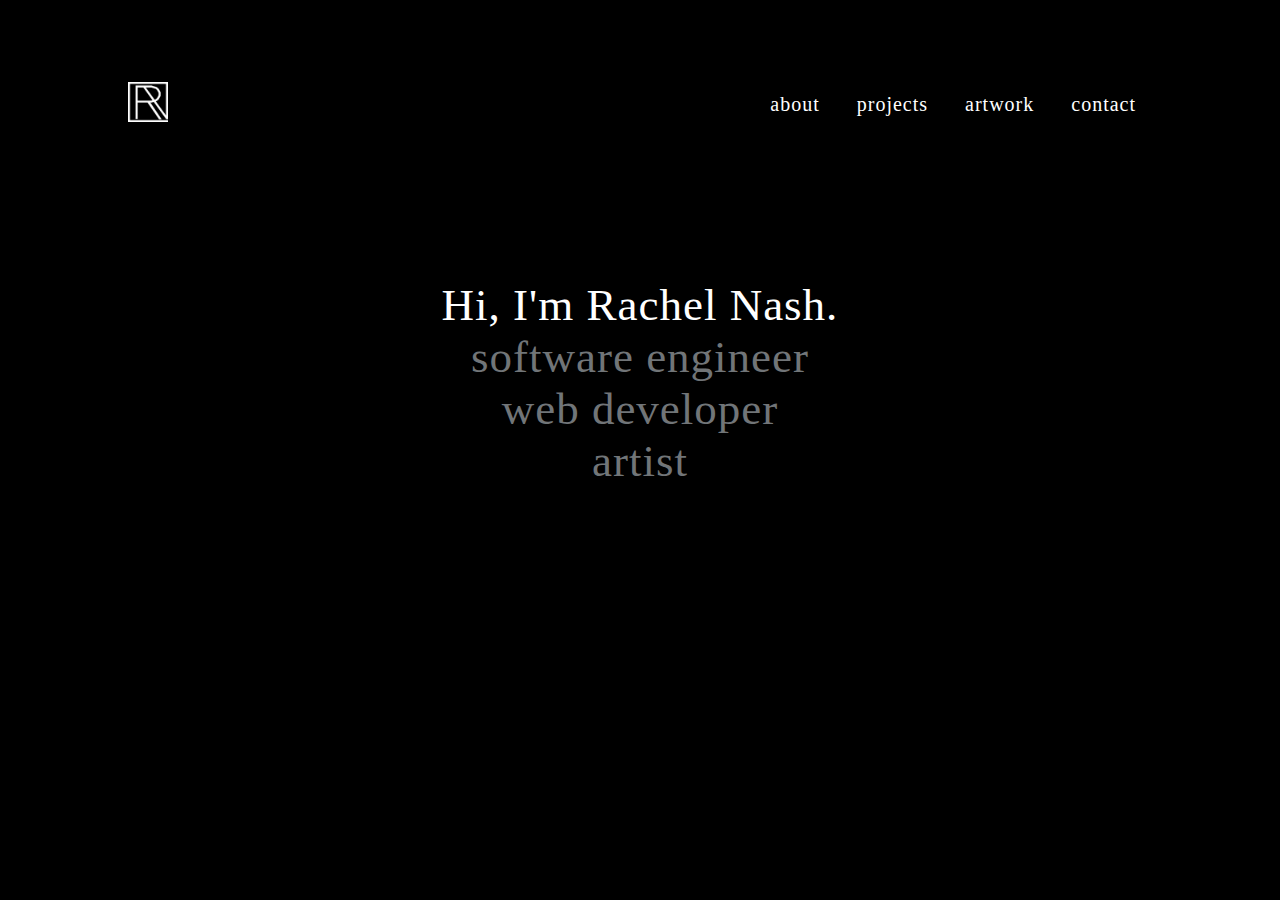
<file: index.html>
<!DOCTYPE html>
<html>

<head>
  <!-- Global site tag (gtag.js) - Google Analytics -->
  <script async src="https://www.googletagmanager.com/gtag/js?id=UA-131231639-1"></script>
  <script>
    window.dataLayer = window.dataLayer || [];
    function gtag() { dataLayer.push(arguments); }
    gtag('js', new Date());

    gtag('config', 'UA-131231639-1');
  </script>

  <meta charset="UTF-8">
  <title>Rachel Nash</title>

  <link rel="stylesheet" type="text/css" href="style/all.css" media="all" />
  <link rel="stylesheet" type="text/css" href="style/index.css" media="all" />
  <meta name="viewport" content="width=device-width, initial-scale=1">
  <link rel="shortcut icon" href="favicon.ico" type="image/x-icon">
  <script src="http://code.jquery.com/jquery-3.3.1.min.js"></script>


</head>

<body>
  <div class="header">
    <div class="header-logo" id="index-header-logo"><img src="logos/white-logo.png" alt="logo" /></div>
    <nav>
      <ul>
        <li><a class="sliding-middle-out" href="about.html">about</a></li>
        <li><a class="sliding-middle-out" href="projects.html">projects</a></li>
        <li><a class="sliding-middle-out" href="artwork.html">artwork</a></li>
        <li><a class="sliding-middle-out" href="contact.html">contact</a></li>
      </ul>
    </nav>
  </div>
  <div class="content">
    <h1>Hi, I'm Rachel Nash.</h1>
    <h1 class="faded">software engineer <br />web developer <br /> artist</h1>

  </div>
</body>

</html>
</file>
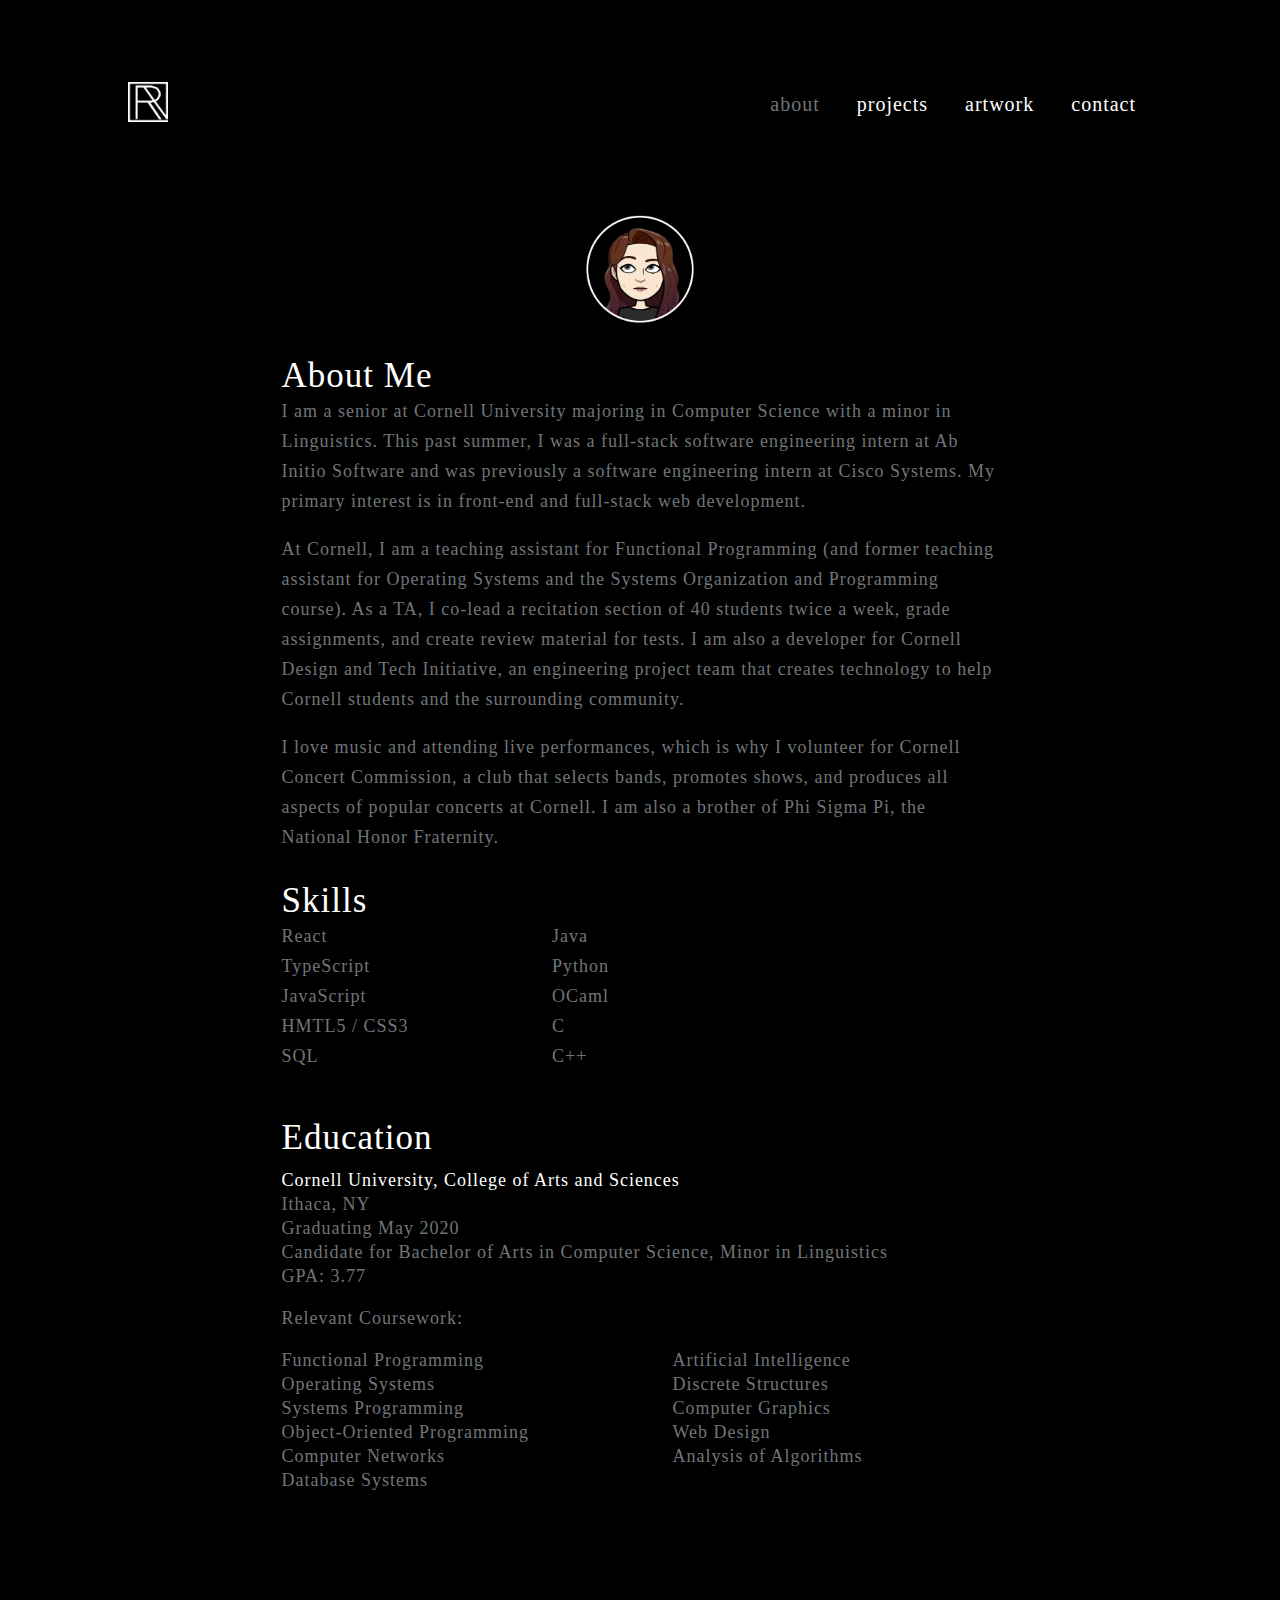
<file: about.html>
<!DOCTYPE html>
<html>

<head>
  <!-- Global site tag (gtag.js) - Google Analytics -->
  <script async src="https://www.googletagmanager.com/gtag/js?id=UA-131231639-1"></script>
  <script>
    window.dataLayer = window.dataLayer || [];
    function gtag() { dataLayer.push(arguments); }
    gtag('js', new Date());

    gtag('config', 'UA-131231639-1');
  </script>

  <meta charset="UTF-8">
  <title>Rachel Nash</title>

  <link rel="stylesheet" type="text/css" href="style/all.css" media="all" />
  <link rel="stylesheet" type="text/css" href="style/about.css" media="all" />
  <meta name="viewport" content="width=device-width, initial-scale=1">
  <link rel="shortcut icon" href="favicon.ico" type="image/x-icon" alt="favicon">

</head>

<body>
  <div class="header">
    <a class="header-logo" href="index.html" onmouseover="switchToName()"><img src="logos/white-logo.png" alt="logo" /></a>
    <h2 class="headerName" onmouseout="switchToLogo()"><a class="sliding-middle-out" href="index.html">rachel nash</a></h2>

    <nav>
      <ul>
        <li><a class="active" href="about.html">about</a></li>
        <li><a class="sliding-middle-out" href="projects.html">projects</a></li>
        <li><a class="sliding-middle-out" href="artwork.html">artwork</a></li>
        <li><a class="sliding-middle-out" href="contact.html">contact</a></li>
      </ul>
    </nav>
  </div>
  <div class="content">
    <div style="text-align: center;">
      <img src="logos/bitmoji.png" style="width: 15%" />
    </div>
    <h2>About Me</h2>
    <p>
      I am a senior at Cornell University majoring in Computer Science with
      a minor in Linguistics.
      This past summer, I was a full-stack software engineering intern at Ab Initio Software and was previously a software engineering intern at Cisco Systems. My primary interest is in front-end and full-stack web development.
    </p>
    <p>
      At Cornell, I am a teaching assistant for Functional Programming (and former teaching assistant for Operating Systems and the Systems Organization and Programming course). As a TA, I co-lead a recitation section of 40 students twice a week, grade assignments, and create review material for tests. I am also a developer for Cornell Design and Tech
      Initiative, an engineering project team that creates technology to help
      Cornell students and the surrounding community.
    </p>
    <p>
      I love music and attending live performances,
      which is why I volunteer for Cornell Concert Commission, a club that
      selects bands, promotes shows, and produces all aspects of popular
      concerts at
      Cornell. I am also a brother of Phi Sigma Pi, the National Honor Fraternity.</p>
    <h2>Skills</h2>
    <div class="flex-skills">

      <p>
        React <br />
        TypeScript <br />
        JavaScript <br />
        HMTL5 / CSS3 <br />
        SQL <br/>

      </p>
      <p class="flex2">
        Java <br />
        Python <br />
        OCaml <br />
        C<br/>
        C++ <br />

      </p>
    </div>
    <h2>Education</h2>
    <div class="education">
      <p class="cornell">Cornell University, College of Arts and Sciences </p>
      <p>Ithaca, NY</p>
      <p>Graduating May 2020</p>
      <p>Candidate for Bachelor of Arts in Computer Science, Minor in Linguistics</p>
      <p>GPA: 3.77 </p>
      <br />
      <p>Relevant Coursework: </p>
      <br />
      <div class="flex-skills">
        <p>
          Functional Programming <br />
          Operating Systems <br />
          Systems Programming <br />
          Object-Oriented Programming <br />
          Computer Networks <br />
          Database Systems <br />
        </p>
        <p class="flex2">

          Artificial Intelligence <br />
          Discrete Structures <br />
          Computer Graphics <br />
          Web Design <br />
          Analysis of Algorithms <br />
        </p>
      </div>
    </div>

  </div>
  <script>
    function switchToName() {
      document.getElementsByClassName("headerName")[0].style.display = "inline-block";
      document.getElementsByClassName("header-logo")[0].style.display = "none";
    }
    function switchToLogo() {
      document.getElementsByClassName("headerName")[0].style.display = "none";
      document.getElementsByClassName("header-logo")[0].style.display = "inline-block";
    }

  </script>
</body>

</html>
</file>
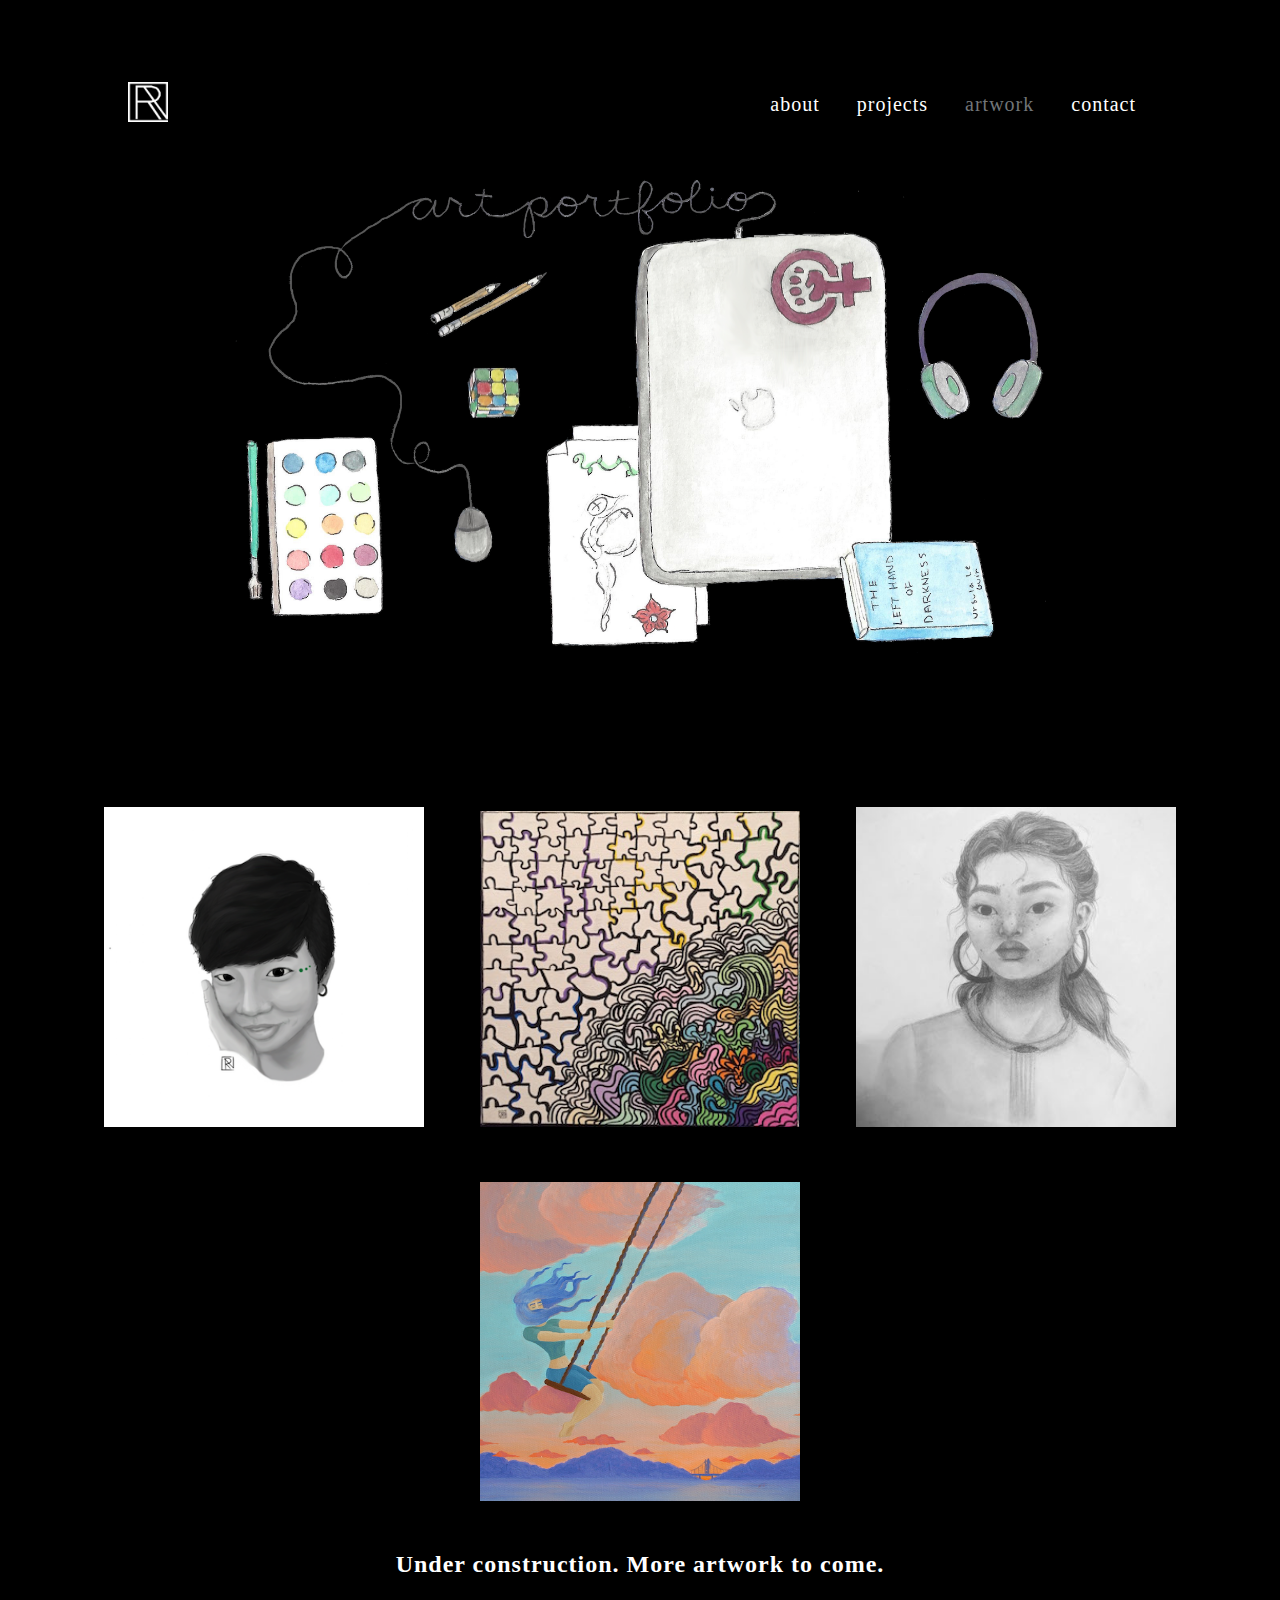
<file: artwork.html>
<!DOCTYPE html>
<html>

<head>
  <!-- Global site tag (gtag.js) - Google Analytics -->
  <script async src="https://www.googletagmanager.com/gtag/js?id=UA-131231639-1"></script>
  <script>
    window.dataLayer = window.dataLayer || [];
    function gtag() { dataLayer.push(arguments); }
    gtag('js', new Date());

    gtag('config', 'UA-131231639-1');
  </script>


  <meta charset="UTF-8">
  <title>Rachel Nash</title>

  <link rel="stylesheet" type="text/css" href="style/all.css" media="all" />
  <link rel="stylesheet" type="text/css" href="style/artwork.css" media="all" />
  <meta name="viewport" content="width=device-width, initial-scale=1">
  <link rel="shortcut icon" href="favicon.ico" type="image/x-icon" alt="favicon">

</head>

<body>
  <div class="header">
    <a class="header-logo" href="index.html" onmouseover="switchToName()"><img src="logos/white-logo.png" alt="logo" /></a>
    <h2 class="headerName" onmouseout="switchToLogo()"><a class="sliding-middle-out" href="index.html">rachel nash</a></h2>
    <nav>
      <ul>
        <li><a class="sliding-middle-out" href="about.html">about</a></li>
        <li><a class="sliding-middle-out" href="projects.html">projects</a></li>
        <li><a class="active" href="artwork.html">artwork</a></li>
        <li><a class="sliding-middle-out" href="contact.html">contact</a></li>
      </ul>
    </nav>
  </div>
  <div class="content">
    <img src="art/portfolio.png" />
    <div class="art-wall">
      <img src="art/derek.png" />
      <img src="art/acid.jpg" />
      <img src="art/model.jpg" />
      <img src="art/sunset.jpg" />
      <!-- <img src="art/listen.jpg" />
      <img src="art/frida.jpg" />
      <img src="art/portrait.jpg" />
      <img src="art/acid.jpg" />
      <img src="art/brain.jpg" />

      <img style="background-color: white" src="art/adelaide.gif" />
      <img src="art/headspin.gif" />
      <img style="background-color: white; padding-top: 10.5%" src="art/milo.gif" /> -->
      <h2> Under construction. More artwork to come.</h2>
    </div>

  </div>
  <script>
    function switchToName() {
      document.getElementsByClassName("headerName")[0].style.display = "inline-block";
      document.getElementsByClassName("header-logo")[0].style.display = "none";
    }
    function switchToLogo() {
      document.getElementsByClassName("headerName")[0].style.display = "none";
      document.getElementsByClassName("header-logo")[0].style.display = "inline-block";
    }

  </script>
</body>

</html>
</file>
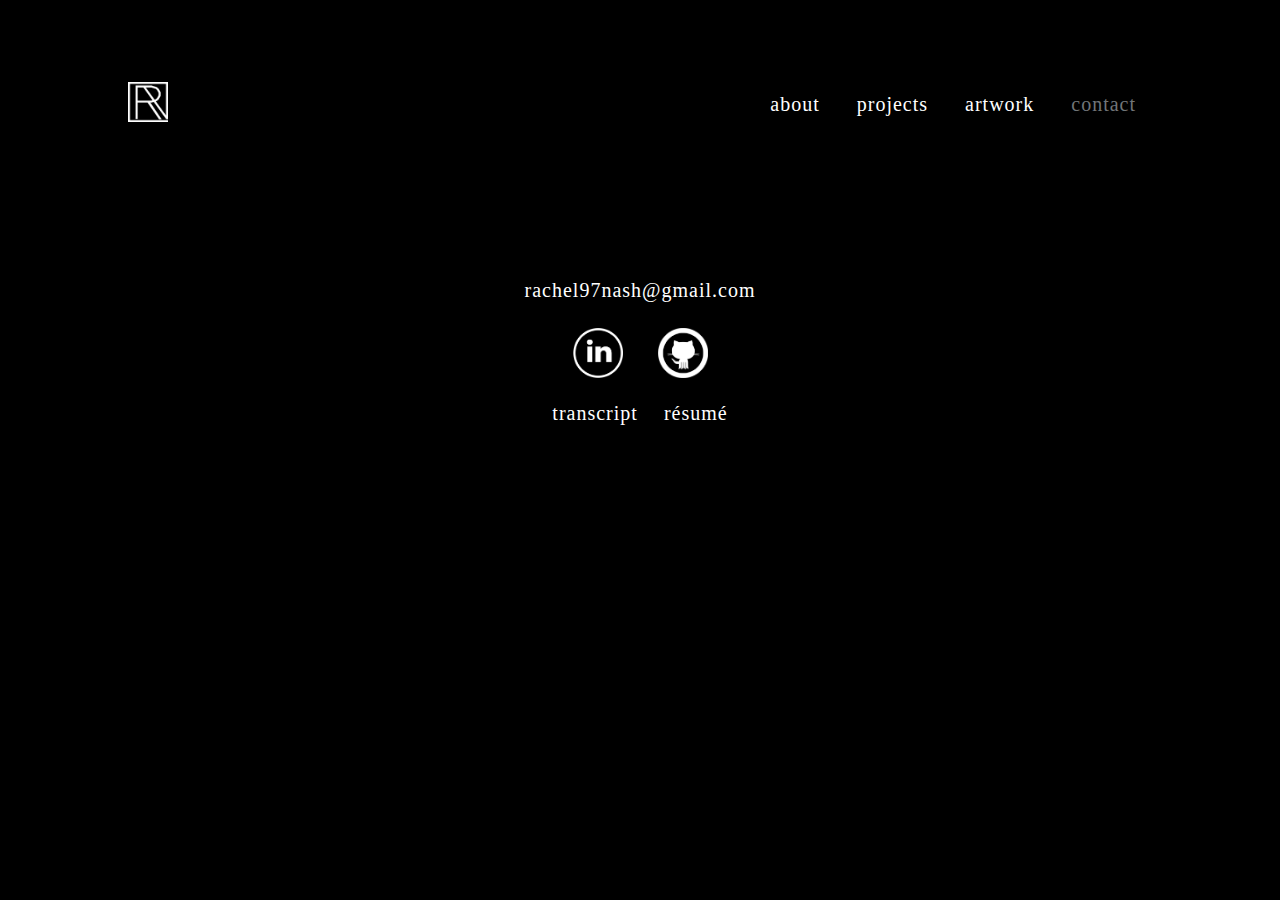
<file: contact.html>
<!DOCTYPE html>
<html>

<head>
  <!-- Global site tag (gtag.js) - Google Analytics -->
  <script async src="https://www.googletagmanager.com/gtag/js?id=UA-131231639-1"></script>
  <script>
    window.dataLayer = window.dataLayer || [];
    function gtag() { dataLayer.push(arguments); }
    gtag('js', new Date());

    gtag('config', 'UA-131231639-1');
  </script>


  <meta charset="UTF-8">
  <title>Rachel Nash</title>

  <link rel="stylesheet" type="text/css" href="style/all.css" media="all" />
  <link rel="stylesheet" type="text/css" href="style/contact.css" media="all" />
  <meta name="viewport" content="width=device-width, initial-scale=1">
  <link rel="shortcut icon" href="favicon.ico" type="image/x-icon" alt="favicon">

</head>

<body>
  <div class="header">
    <a class="header-logo" href="index.html" onmouseover="switchToName()"><img src="logos/white-logo.png" alt="logo" /></a>
    <h2 class="headerName" onmouseout="switchToLogo()"><a class="sliding-middle-out" href="index.html">rachel nash</a></h2>
    <h2><a class="sliding-middle-out" href="index.html">rachel nash</a></h2>
    <nav>
      <ul>
        <li><a class="sliding-middle-out" href="about.html">about</a></li>
        <li><a class="sliding-middle-out" href="projects.html">projects</a></li>
        <li><a class="sliding-middle-out" href="artwork.html">artwork</a></li>
        <li><a class="active" href="contact.html">contact</a></li>
      </ul>
    </nav>
  </div>
  <div class="content">
    <h3><a href="mailto:rsn55@cornell.edu?Subject=Portfolio%20Website" class="sliding-middle-out">rachel97nash@gmail.com</a></h3>
    <a href="https://www.linkedin.com/in/rachel--nash" target="_blank">
      <img class="logo" src="logos/linkedin.png" alt="LinkedIn">
    </a>

    <a href="https://github.com/rsn55" target="_blank">
      <img class="logo" src="logos/github.png" alt="GitHub">
    </a>

    <h3><a href="docs/transcript.pdf" target="_blank" class="sliding-middle-out">transcript </a>
      <span style="padding: 0px 10px;"> </span>
      <a href="docs/resume.pdf" target="_blank" class="sliding-middle-out"> résumé</a></h3>
  </div>
  <script>
    function switchToName() {
      document.getElementsByClassName("headerName")[0].style.display = "inline-block";
      document.getElementsByClassName("header-logo")[0].style.display = "none";
    }
    function switchToLogo() {
      document.getElementsByClassName("headerName")[0].style.display = "none";
      document.getElementsByClassName("header-logo")[0].style.display = "inline-block";
    }

  </script>
</body>

</html>
</file>
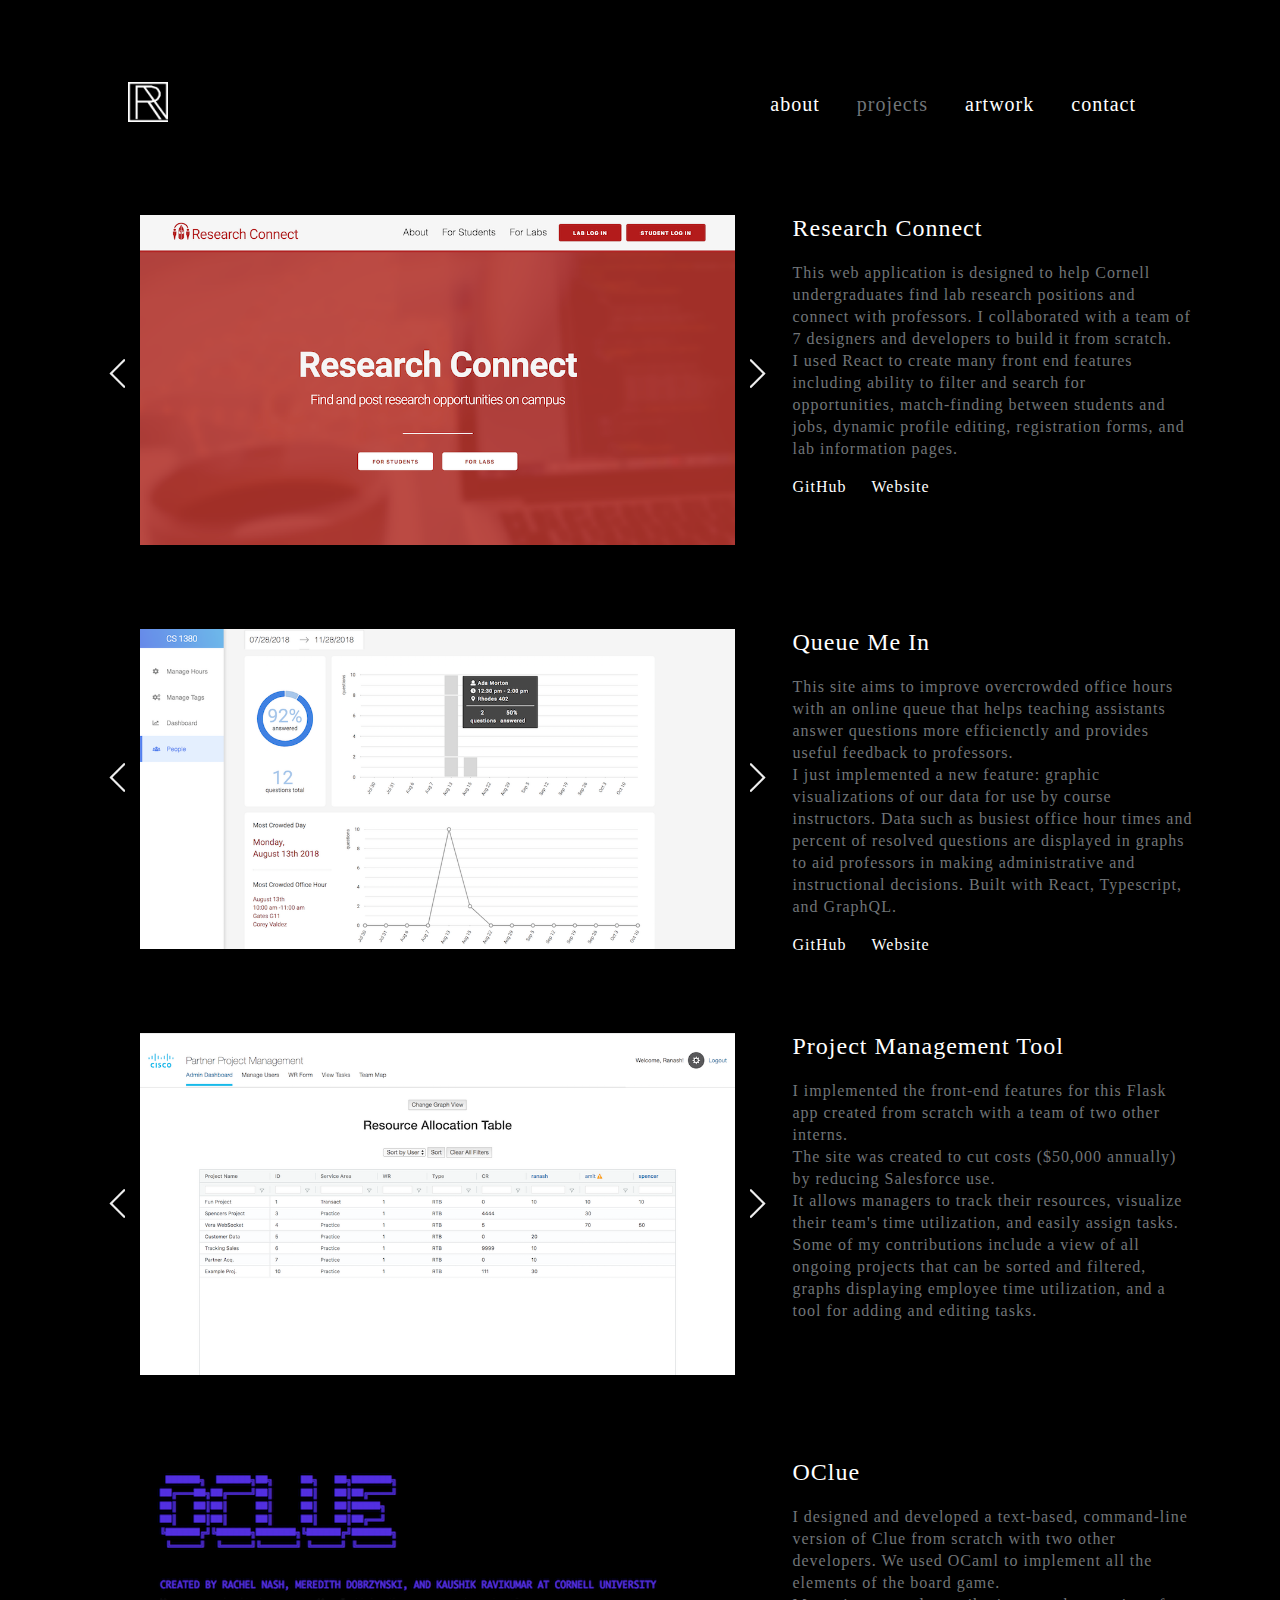
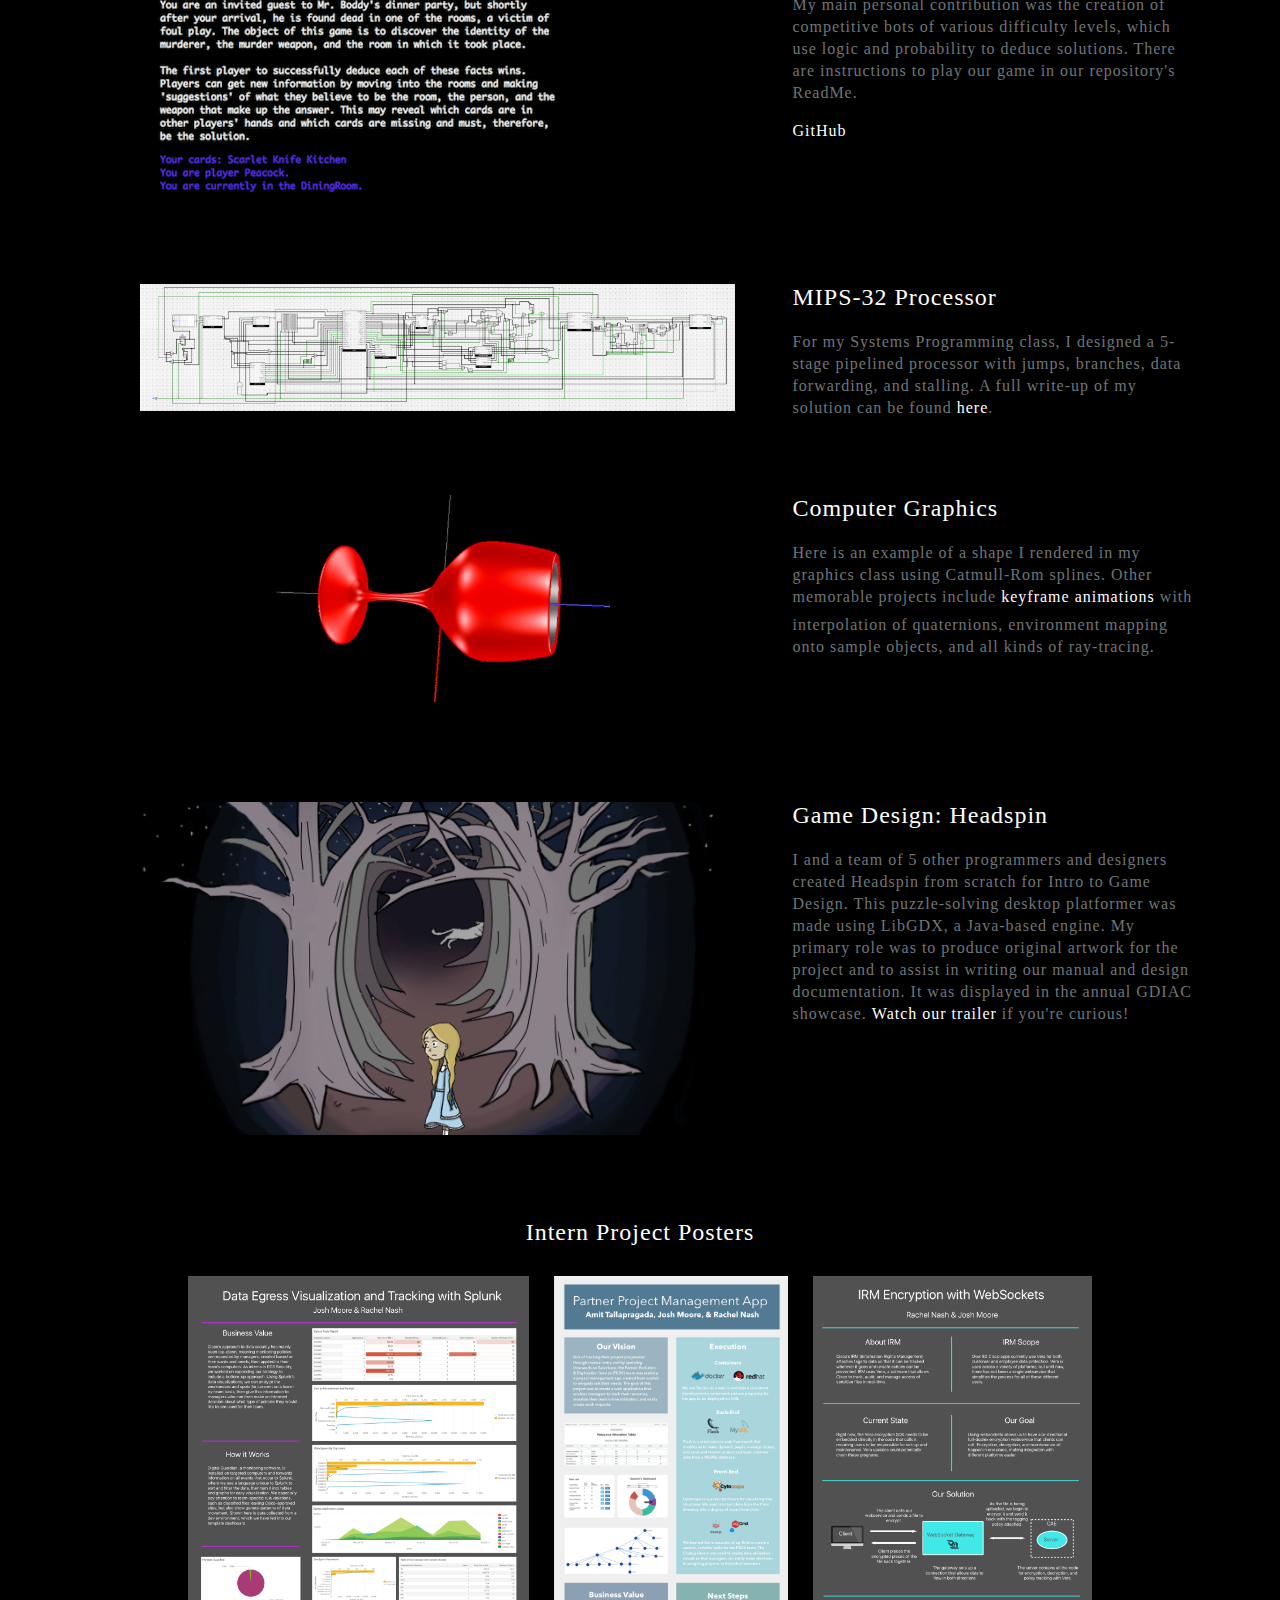
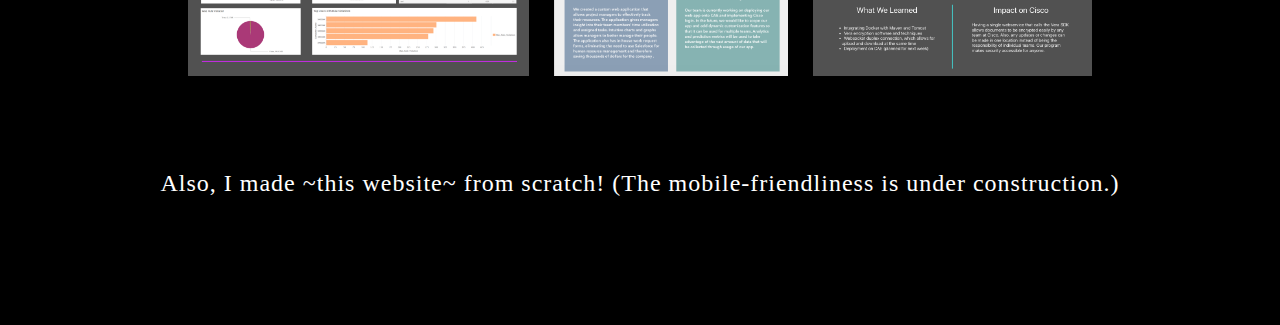
<file: projects.html>
<!DOCTYPE html>
<html>

<head>

  <!-- Global site tag (gtag.js) - Google Analytics -->
  <script async src="https://www.googletagmanager.com/gtag/js?id=UA-131231639-1"></script>
  <script>
    window.dataLayer = window.dataLayer || [];
    function gtag() { dataLayer.push(arguments); }
    gtag('js', new Date());

    gtag('config', 'UA-131231639-1');
  </script>


  <meta charset="UTF-8">
  <title>Rachel Nash</title>

  <link rel="stylesheet" type="text/css" href="style/all.css" media="all" />
  <link rel="stylesheet" type="text/css" href="style/projects.css" media="all" />
  <meta name="viewport" content="width=device-width, initial-scale=1">
  <script src="http://code.jquery.com/jquery-3.3.1.min.js"></script>
  <link rel="shortcut icon" href="favicon.ico" type="image/x-icon" alt="favicon">

</head>

<body>
  <div class="header">
    <a class="header-logo" href="index.html" onmouseover="switchToName()"><img src="logos/white-logo.png" alt="logo" /></a>
    <h2 class="headerName" onmouseout="switchToLogo()"><a class="sliding-middle-out" href="index.html">rachel nash</a></h2>
    <h2><a class="sliding-middle-out" href="index.html">rachel nash</a></h2>
    <nav>
      <ul>
        <li><a class="sliding-middle-out" href="about.html">about</a></li>
        <li><a class="active" href="projects.html">projects</a></li>
        <li><a class="sliding-middle-out" href="artwork.html">artwork</a></li>
        <li><a class="sliding-middle-out" href="contact.html">contact</a></li>
      </ul>
    </nav>
  </div>
  <div class="content">
    <!-- research connect -->

    <div class="slideshow">

      <img class="arrow prev" onclick="plusSlides(-1, 2)" src="logos/left.png" alt="">

      <div class="mySlides2 allSlides">
        <img src="projects/research/landing.png" alt="">
      </div>

      <div class="mySlides2 allSlides">
        <img src="projects/research/search.png" alt="">
      </div>

      <div class="mySlides2 allSlides">
        <img src="projects/research/opp.png" alt="">
      </div>

      <!--  <div class="mySlides2">
        <img src="projects/research/faculty.png" alt="">
      </div> -->

      <img class="arrow next" onclick="plusSlides(1, 2)" src="logos/right.png" alt="">

    </div>

    <div class="description">
      <h2>Research Connect</h2>
      <p>This web application is designed to help Cornell undergraduates find lab
        research positions and connect with professors. I collaborated with a
        team of 7 designers and developers to build it from scratch.
        <br />
        I used React to create many front end features including ability to filter and search
        for opportunities,
        match-finding between students and jobs, dynamic profile editing, registration forms,
        and lab information pages.
        <br />
      </p>
      <p>
        <a class="sliding-middle-out" target="_blank" href="https://github.com/cornell-dti/research-connect" style="padding-right: 10px">
          GitHub
        </a>
        <a class="sliding-middle-out" target="_blank" href="https://www.research-connect.com/" style="padding-left: 10px">
          Website
        </a>
      </p>
    </div>

    <!-- queue me in -->

    <div class="slideshow">

      <img class="arrow prev" onclick="plusSlides(-1, 3)" src="logos/left.png" alt="">

      <div class="mySlides3 allSlides">
        <img src="projects/queue/analytics.png" alt="">
      </div>
      <div class="mySlides3 allSlides">
        <img src="projects/queue/login.png" alt="">
      </div>
      <div class="mySlides3 allSlides">
        <img src="projects/queue/queue.png" alt="">
      </div>
      <div class="mySlides3 allSlides">
        <img src="projects/queue/add.png" alt="">
      </div>
      <div class="mySlides3 allSlides">
        <img src="projects/queue/tags.png" alt="">
      </div>

      <img class="arrow next" onclick="plusSlides(1, 3)" src="logos/right.png" alt="">

    </div>

    <div class="description">
      <h2>Queue Me In</h2>
      <p>This site aims to improve overcrowded office hours with an online queue that
        helps teaching assistants answer questions more efficienctly and provides useful feedback to professors.
        <br />
        I just implemented a new feature: graphic visualizations of our
        data for use by course instructors. Data such as busiest office hour times
        and percent of resolved questions are displayed in graphs to aid professors in
        making administrative and instructional decisions.
        Built with React, Typescript, and GraphQL.
        <br />
      </p>
      <p>
        <a class="sliding-middle-out" target="_blank" href="https://github.com/cornell-dti/office-hours" style="padding-right: 10px">
          GitHub
        </a>
        <a class="sliding-middle-out" target="_blank" href="https://www.queueme.in/" style="padding-left: 10px">
          Website
        </a>
      </p>
    </div>


    <!-- cisco -->
    <div class="slideshow">

      <img class="arrow prev" onclick="plusSlides(-1, 1)" src="logos/left.png" alt="">

      <div class="mySlides allSlides">
        <img src="projects/peds/1.png" alt="">
      </div>
      <div class="mySlides allSlides">
        <img src="projects/peds/2.png" alt="">
      </div>
      <div class="mySlides allSlides">
        <img src="projects/peds/3.png" alt="">
      </div>
      <div class="mySlides allSlides">
        <img src="projects/peds/4.png" alt="">
      </div>
      <div class="mySlides allSlides">
        <img src="projects/peds/5.png" alt="">
      </div>

      <img class="arrow next" onclick="plusSlides(1, 1)" src="logos/right.png" alt="">

    </div>

    <div class="description">
      <h2>Project Management Tool</h2>
      <p>I implemented the front-end features for this Flask app created from scratch with a
        team of two other interns. <br />
        The site was created to cut costs ($50,000 annually) by reducing Salesforce use. <br />
        It allows managers to track their resources, visualize their team's time utilization, and easily assign tasks.</br>
        Some of my contributions include a view of all ongoing projects that can be sorted and filtered, graphs
        displaying employee time utilization, and a tool for adding and editing tasks. </p>
    </div>

    <div class="slideshow">

      <div class="allSlides">
        <img src="projects/oclue/oclue.png" alt="">
      </div>

    </div>

    <div class="description">
      <h2>OClue</h2>
      <p>I designed and developed a text-based, command-line version of Clue
        from scratch with two other developers. We used OCaml to implement all
        the elements of the board game. <br />
        My main personal contribution was
        the creation of competitive bots of various difficulty levels, which
        use logic and probability to deduce solutions. There are
        instructions to play our game in our repository's ReadMe.
        <p>
          <a class="sliding-middle-out" target="_blank" href="https://github.com/rsn55/OClue" style="padding-right: 10px">
            GitHub
          </a>
        </p>
    </div>



    <!-- mips -->

    <div class="slideshow">

      <div class="allSlides">
        <img src="projects/mips/mips.png" alt="">
      </div>

    </div>

    <div class="description">
      <h2>MIPS-32 Processor</h2>
      <p>For my Systems Programming class, I designed a 5-stage pipelined processor with jumps, branches, data
        forwarding, and stalling. A full write-up of my solution can be found <a class="sliding-middle-out" target="_blank"
          href="projects/mips/mips.pdf">here</a>. </p>
    </div>

    <!-- graphics -->
    <div class="slideshow">

      <div class="allSlides">
        <img src="projects/graphics/wine.jpg" alt="">
      </div>

    </div>

    <div class="description">
      <h2>Computer Graphics</h2>
      <p>Here is an example of a shape I rendered in my graphics class using Catmull-Rom splines. Other memorable
        projects include <a class="sliding-middle-out" target="_blank" href="projects/graphics/graphic-movie.mov">
          keyframe animations </a> with interpolation of quaternions, environment mapping onto sample objects, and all
        kinds of ray-tracing.</p>
    </div>

    <!-- game-->

    <div class="slideshow">

      <div class="allSlides">
        <img src="projects/game/forest.png" alt="">
      </div>

    </div>

    <div class="description">
      <h2>Game Design: Headspin</h2>
      <p> I and a team of 5 other programmers and designers created Headspin from scratch for Intro to Game Design.
        This
        puzzle-solving desktop platformer was made using LibGDX, a Java-based engine. My primary role was to produce
        original artwork for the project and to assist in writing our manual and design documentation. It was displayed
        in the annual GDIAC showcase. <a class="sliding-middle-out" target="_blank" href="projects/game/trailer.mp4">
          Watch our trailer</a> if you're curious!</p>
    </div>

    <!-- posters -->

    <h2>Intern Project Posters</h2>
    <div class="posters">
      <a target="_blank" href="projects/posters/splunk.png"><img src="projects/posters/splunk.png" alt=""></a>
      <a target="_blank" href="projects/posters/peds.png"><img src="projects/posters/peds.png" alt=""></a>

      <a target="_blank" href="projects/posters/websocket.png"><img src="projects/posters/websocket.png" alt=""></a>
    </div>
    <h2 style="margin-top: 80px;">Also, I made ~this website~ from scratch! (The mobile-friendliness is under
      construction.)</h2>
  </div>
  <script>

    var slideIndexPEDS = 1;
    var slideIndexResearch = 1;
    var slideIndexQueue = 1;

    showSlides(slideIndexPEDS, 1);
    showSlides(slideIndexResearch, 2);
    showSlides(slideIndexQueue, 3);

    function plusSlides(n, c) {
      if (c == 1) {
        showSlides(slideIndexPEDS += n, c);
      } else if (c == 2) {
        showSlides(slideIndexResearch += n, c);
      } else if (c == 3) {
        showSlides(slideIndexQueue += n, c);
      }
    }

    function showSlides(n, c) {
      // console.log("adding " + n.toString() + " to mySlides" + c.toString())
      if (c == 1) {

        var slides = document.getElementsByClassName("mySlides");
        if (n > slides.length) {
          slideIndexPEDS = 1;
        }
        if (n < 1) {
          slideIndexPEDS = slides.length
        }
        for (var i = 0; i < slides.length; i++) {
          slides[i].style.display = "none";
        }
        slides[slideIndexPEDS - 1].style.display = "inline-block";
        // console.log("change to slide " + (slideIndexPEDS -1).toString())

      } else if (c == 2) {

        var slides = document.getElementsByClassName("mySlides2");
        if (n > slides.length) {
          slideIndexResearch = 1;
        }
        if (n < 1) {
          slideIndexResearch = slides.length;
        }
        for (var i = 0; i < slides.length; i++) {
          slides[i].style.display = "none";
        }
        slides[slideIndexResearch - 1].style.display = "inline-block";
        // console.log("change to slide " + (slideIndexResearch - 1).toString() )
      } else if (c == 3) {

        var slides = document.getElementsByClassName("mySlides3");
        if (n > slides.length) {
          slideIndexQueue = 1;
        }
        if (n < 1) {
          slideIndexQueue = slides.length;
        }
        for (var i = 0; i < slides.length; i++) {
          slides[i].style.display = "none";
        }
        slides[slideIndexQueue - 1].style.display = "inline-block";
        // console.log("change to slide " + (slideIndexQueue - 1).toString() )
      }

    }
    function switchToName() {
      document.getElementsByClassName("headerName")[0].style.display = "inline-block";
      document.getElementsByClassName("header-logo")[0].style.display = "none";
    }
    function switchToLogo() {
      document.getElementsByClassName("headerName")[0].style.display = "none";
      document.getElementsByClassName("header-logo")[0].style.display = "inline-block";
    }

  </script>
</body>

</html>
</file>
<file: style/all.css>
body{
	/*background-color: rgb(34,34,34);*/
	background-color: black;
	color: white;
	font-family: Helvetica Neue;
	margin: 0 auto;
	letter-spacing: 1px;
}
nav{
	margin: 0;
	padding: 0;
	float: right;
	display: inline-block;
	margin-right: 10%;
}
.header{
	width: 100%;
	padding-top: 6%;
	padding-bottom: 10px;
	margin: 0 auto;
	width: 100%;
	top: 0;


}
.content{
	margin-top: 10%;
}

nav ul li{
	font-size: 20px;
	display: inline-block;
	font-weight: 400;

}
a{
	color: white;
	text-decoration: none;
}
nav li a{
	text-align: center;
	margin: 0px 16px;
}
.header img{
	width: 40px;
	margin-top: 5px;
}
.header .header-logo{
	float: left;
	display: block;
	margin-left: 10%;
		/* display:none; */
}
.header .header-logo:hover{
	opacity: 0.7;
}
.header h2{
	float: left;
	margin-left: 10%;
	display:none;
	font-size: 20px;
 	font-weight: 400;
}
.sliding-middle-out {
    display: inline-block;
    position: relative;
    padding-bottom: 3px;
    cursor: pointer;
}
.sliding-middle-out:after {
    content: '';
    display: block;
    margin: auto;
    height: 3px;
    width: 0px;
    background: transparent;
    transition: width .3s ease, background-color .3s ease;
}
.sliding-middle-out:hover:after {
    width: 100%;
    background: white;
}
.active{
	color:#717578;
	cursor: default;
}
</file>
<file: style/index.css>
.content{
	margin-top: 15%;

	text-align: center;
}
.content h1{
	margin: 0 auto;
	font-weight: 500;
	font-size: 45px;
}
.faded {
	color: #717578;
}
.header #index-header-logo:hover{
	opacity: 1.0;
}
</file>
<file: style/about.css>
.content{
	width: 56%;
	margin-left: 22%;
	margin-bottom: 10%;
}
h1{
	font-weight: 500;
	margin-bottom: 10%;
	font-size: 35px;
}
h2{
	font-size: 35px;
	font-weight: 500;
	margin-bottom: 0px;
}
p{
	margin-top: 0px;
	font-size: 18px;
	line-height: 30px;
	color: #717578;
}
.flex-skills{
	display: flex;
}
.flex2{
	margin-left: 20%;
}
.education p{
	margin-bottom: 0px;
	line-height: 24px;
}
.cornell{
	color: white;
	padding-top: 10px;
}
</file>
<file: style/artwork.css>
img{
	width:65%;
}
.content{
	text-align: center;
	margin-top: 5%;
	margin-bottom: 10%;
}
.art-wall img{
	width: 25%;
	margin: 2%;
}
.art-wall{
	margin-top: 100px;
}
</file>
<file: style/contact.css>
.content{
	text-align: center;
	margin-top: 15%;
}
.content img{
	width: 50px;
	margin: 0px 15px;
}
.content img:hover{
	opacity: 0.5;
}
h3{
	font-weight: 400;
	font-size: 20px;
}
</file>
<file: style/projects.css>
.content{
	text-align: center;
	margin-top: 10%;
	margin-bottom: 10%;
	width: 1280px;
}
p{
	color: #717578;
	line-height: 22px;
}
.slideshow{
	margin: 0;
	margin-right: 0px;
	display: inline-block;
	width:700px;
	margin-bottom: 80px;
}
.slideshow .allSlides{
	display: inline-block;
	margin: auto;
	padding: 0;
	width: 85%;
}
.slideshow img.arrow{
	width: 5%;
	display: inline-block;
	padding-bottom: 22%;
	cursor: pointer;
}

.slideshow .allSlides img{
	width: 100%;
}

.description{
	text-align: left;
	display: inline-block;
	width: 400px;

	vertical-align:top;
}

.content h2{
	font-weight: 400;
	margin-top: 0px;
}

.posters img{
	height: 400px;
	margin: 10px;
}
.posters a:hover{
	opacity: 0.7;
}
</file>
